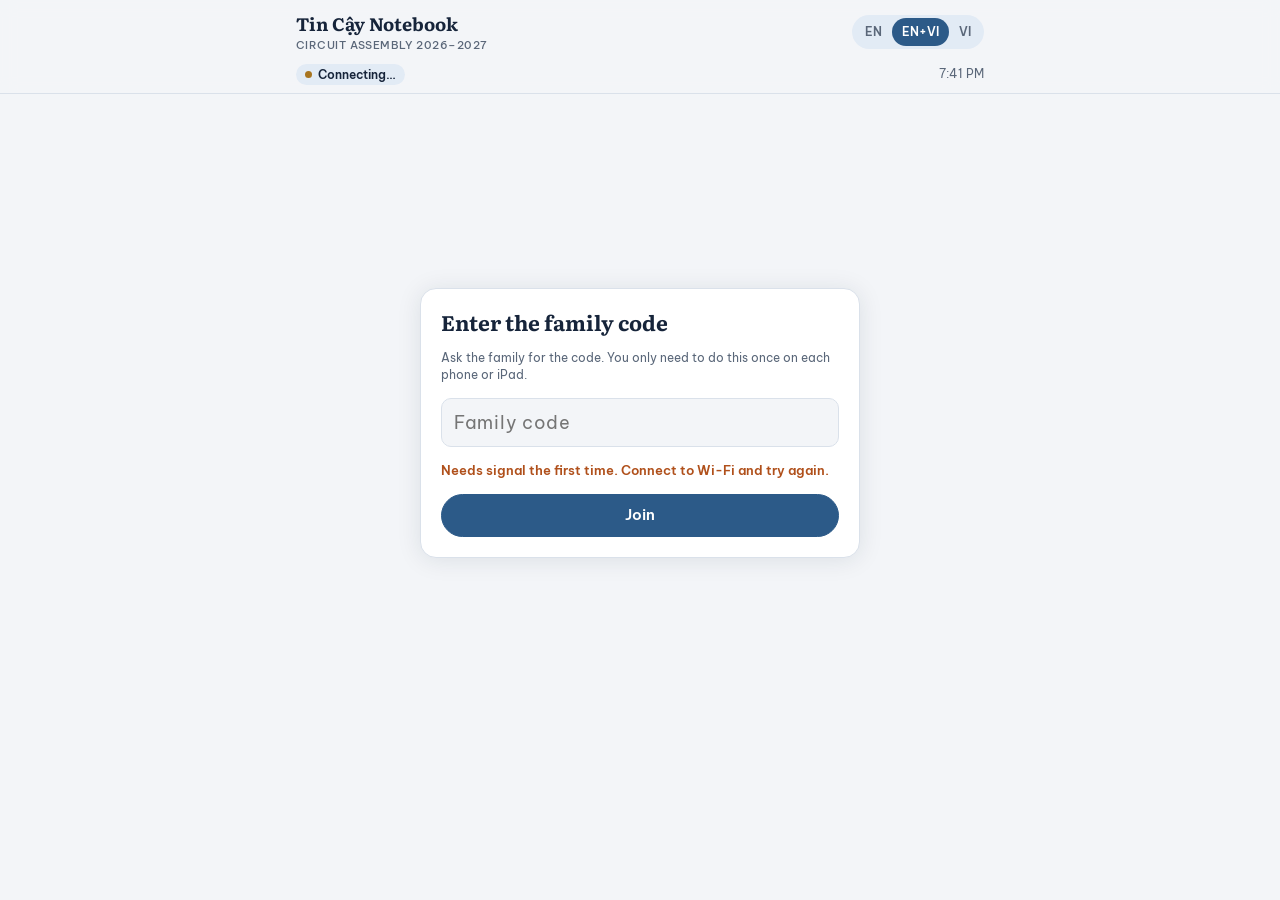
<file: index.html>
<!doctype html>
<html lang="en">
<head>
<meta charset="utf-8">
<meta name="viewport" content="width=device-width, initial-scale=1, viewport-fit=cover">
<title>Tin Cậy Notebook</title>
<meta name="description" content="Family notebook and quiet listening games for the 2026–2027 Circuit Assembly.">
<meta name="theme-color" content="#F3F5F8" media="(prefers-color-scheme: light)">
<meta name="theme-color" content="#0E1521" media="(prefers-color-scheme: dark)">
<meta name="apple-mobile-web-app-capable" content="yes">
<meta name="mobile-web-app-capable" content="yes">
<meta name="apple-mobile-web-app-status-bar-style" content="default">
<meta name="apple-mobile-web-app-title" content="Tin Cậy">
<link rel="manifest" href="manifest.webmanifest">
<link rel="icon" href="icons/icon.svg" type="image/svg+xml">
<link rel="apple-touch-icon" href="icons/apple-touch-icon.png">
<link rel="preconnect" href="https://fonts.googleapis.com">
<link rel="preconnect" href="https://fonts.gstatic.com" crossorigin>
<link rel="stylesheet" href="https://fonts.googleapis.com/css2?family=Be+Vietnam+Pro:wght@400;500;600;700&family=Literata:opsz,wght@7..72,600;7..72,700&display=swap">
<link rel="stylesheet" href="styles.css">
</head>
<body>
<header class="top">
  <div class="wrap">
    <div class="top-row">
      <div class="brand" id="brand">Tin Cậy Notebook<small>Circuit Assembly 2026–2027</small></div>
      <div class="seg" role="group" aria-label="Language">
        <button id="lang-en" data-lang="en">EN</button>
        <button id="lang-both" data-lang="both">EN+VI</button>
        <button id="lang-vi" data-lang="vi">VI</button>
      </div>
      <button class="me-chip" id="me-chip" aria-label="Switch person"></button>
    </div>
    <div class="sub-row"><span id="sync" class="pill" role="status"><span class="dot"></span><span id="sync-t">Starting…</span></span><span id="clock"></span></div>
  </div>
</header>

<main><div class="wrap" id="main"></div></main>

<div class="composer" id="composer" hidden><div class="wrap">
  <textarea id="compose" rows="1" aria-label="Message"></textarea>
  <button class="btn pri" id="send">Send</button>
</div></div>

<nav class="tabs" aria-label="Sections"><div class="wrap">
  <button data-tab="program" id="tab-program"><svg viewBox="0 0 24 24" fill="none" stroke="currentColor" stroke-width="1.8" aria-hidden="true"><path d="M5 4h11a3 3 0 0 1 3 3v13H8a3 3 0 0 1-3-3z"/><path d="M5 17a3 3 0 0 1 3-3h11M9 8h6"/></svg><span></span></button>
  <button data-tab="games" id="tab-games"><svg viewBox="0 0 24 24" fill="none" stroke="currentColor" stroke-width="1.8" aria-hidden="true"><rect x="4" y="4" width="16" height="16" rx="3"/><path d="M4 10h16M4 15h16M10 4v16M15 4v16"/></svg><span></span></button>
  <button data-tab="words" id="tab-words"><svg viewBox="0 0 24 24" fill="none" stroke="currentColor" stroke-width="1.8" aria-hidden="true"><path d="M4 6h9M8.5 4v2M6 6c1 4 4 7 7 8M12 6c-1 4-4 7-7 8"/><path d="M13 20l4-9 4 9M14.5 17h5"/></svg><span></span></button>
  <button data-tab="chat" id="tab-chat"><svg viewBox="0 0 24 24" fill="none" stroke="currentColor" stroke-width="1.8" aria-hidden="true"><path d="M4 5h16v11H9l-5 4z"/></svg><span></span><i class="badge" id="chat-badge" hidden></i></button>
  <button data-tab="ask" id="tab-ask"><svg viewBox="0 0 24 24" fill="none" stroke="currentColor" stroke-width="1.8" aria-hidden="true"><path d="M12 3l1.8 4.7L18.5 9.5l-4.7 1.8L12 16l-1.8-4.7L5.5 9.5l4.7-1.8z"/><path d="M18 15l.8 2.2L21 18l-2.2.8L18 21l-.8-2.2L15 18l2.2-.8z"/></svg><span></span></button>
</div></nav>

<div id="overlay"></div>
<div id="toast" class="toast" role="status" hidden></div>

<script src="config.js"></script>
<script src="vendor/supabase.js"></script>
<script src="data.js"></script>
<script src="app.js"></script>
</body>
</html>
</file>
<file: styles.css>
/* Layout: one-column phone notebook; sticky header, scrolling program, fixed bottom tab bar. */
:root{
  --paper:#F3F5F8; --card:#FFFFFF; --ink:#16243A; --muted:#5A6779; --line:#DAE1EA;
  --sky:#2C5A88; --sky-soft:#E2EBF5; --gold:#A8751F; --gold-soft:#F6EAD3; --ok:#2B7A57; --ok-soft:#DDF1E7; --warn:#B0501B;
  --on-sky:#FFFFFF;
  --f-display:"Literata", Georgia, "Times New Roman", serif;
  --f-body:"Be Vietnam Pro", system-ui, -apple-system, "Segoe UI", Roboto, sans-serif;
  --r:12px; --nav-h:64px;
}
@media (prefers-color-scheme: dark){:root:not([data-theme="light"]){
  --paper:#0E1521; --card:#162031; --ink:#E7ECF3; --muted:#9BA8BA; --line:#283447;
  --sky:#8DB8E4; --sky-soft:#1C2C42; --gold:#E3B35E; --gold-soft:#3A2E1A; --ok:#62C79B; --ok-soft:#173327; --warn:#E8925E;
  --on-sky:#0E1521; color-scheme:dark }}
:root[data-theme="dark"]{
  --paper:#0E1521; --card:#162031; --ink:#E7ECF3; --muted:#9BA8BA; --line:#283447;
  --sky:#8DB8E4; --sky-soft:#1C2C42; --gold:#E3B35E; --gold-soft:#3A2E1A; --ok:#62C79B; --ok-soft:#173327; --warn:#E8925E;
  --on-sky:#0E1521; color-scheme:dark }
*{box-sizing:border-box}
html,body{height:100%}
body{background:var(--paper);color:var(--ink);font-family:var(--f-body);font-size:15px;line-height:1.5;-webkit-tap-highlight-color:transparent}
button,input,textarea,select{font:inherit;color:inherit}
button{cursor:pointer}
:focus-visible{outline:2px solid var(--sky);outline-offset:2px}
a{color:var(--sky)}
h1,h2,h3{font-family:var(--f-display);text-wrap:balance;margin:0;line-height:1.25}
.wrap{max-width:720px;margin:0 auto;padding-inline:16px}

/* Header */
header.top{position:sticky;top:env(safe-area-inset-top,0px);z-index:20;background:color-mix(in srgb,var(--paper) 92%,transparent);backdrop-filter:blur(8px);border-bottom:1px solid var(--line)}
.top-row{display:flex;align-items:center;gap:10px;padding-block:10px}
.brand{font-family:var(--f-display);font-weight:700;font-size:18px;flex:1;min-width:0;white-space:nowrap;overflow:hidden;text-overflow:ellipsis}
.brand small{display:block;font-family:var(--f-body);font-weight:500;font-size:11px;color:var(--muted);letter-spacing:.04em;text-transform:uppercase}
.seg{display:inline-flex;background:var(--sky-soft);border-radius:999px;padding:3px}
.seg button{border:0;background:transparent;padding:5px 10px;border-radius:999px;font-size:12px;font-weight:600;color:var(--muted)}
.seg button[aria-pressed="true"]{background:var(--sky);color:var(--on-sky)}
.me-chip{display:flex;align-items:center;gap:6px;border:1px solid var(--line);background:var(--card);border-radius:999px;padding:3px 10px 3px 3px;font-size:13px;font-weight:600}
.sub-row{display:flex;align-items:center;justify-content:space-between;gap:8px;padding-bottom:8px;font-size:12px;color:var(--muted)}
.pill{display:inline-flex;align-items:center;gap:6px;padding:2px 9px;border-radius:999px;font-size:11.5px;font-weight:600;background:var(--sky-soft);color:var(--ink)}
.pill .dot{width:7px;height:7px;border-radius:50%;background:var(--muted)}
.pill.ok .dot{background:var(--ok)} .pill.wait .dot{background:var(--gold)} .pill.off .dot{background:var(--warn)}

/* Avatars */
.av{width:26px;height:26px;border-radius:50%;display:inline-grid;place-items:center;color:#fff;font-size:12px;font-weight:700;flex:none}
.av.lg{width:52px;height:52px;font-size:20px}

main{padding-block:14px calc(var(--nav-h) + 28px + env(safe-area-inset-bottom,0px))}

/* Bottom nav */
nav.tabs{position:fixed;left:0;right:0;bottom:0;z-index:30;background:var(--card);border-top:1px solid var(--line);padding-bottom:env(safe-area-inset-bottom,0px)}
nav.tabs .wrap{display:grid;grid-template-columns:repeat(5,1fr);height:var(--nav-h)}
nav.tabs button{border:0;background:none;display:flex;flex-direction:column;align-items:center;justify-content:center;gap:3px;font-size:11px;font-weight:600;color:var(--muted);position:relative}
nav.tabs button svg{width:22px;height:22px}
nav.tabs button[aria-current="page"]{color:var(--sky)}
nav.tabs .badge{position:absolute;top:8px;left:calc(50% + 6px);min-width:16px;height:16px;padding:0 4px;border-radius:8px;background:var(--gold);color:#fff;font-size:10px;display:grid;place-items:center}

/* Theme card */
.theme{padding:18px;border-radius:var(--r);background:linear-gradient(160deg,var(--sky-soft),var(--card));border:1px solid var(--line);display:grid;gap:6px}
.theme .eyebrow{font-size:11px;font-weight:600;letter-spacing:.08em;text-transform:uppercase;color:var(--muted)}
.theme h1{font-size:23px}
.theme .ref{font-weight:600;color:var(--gold);font-size:13px}
.vi-sub{display:block;color:var(--muted);font-family:var(--f-body);font-weight:500;font-size:.82em;margin-top:2px}

.now{margin-top:12px;display:flex;align-items:center;gap:10px;padding:10px 12px;border-radius:var(--r);background:var(--gold-soft);border:1px solid color-mix(in srgb,var(--gold) 40%,transparent);font-size:13.5px}
.now b{color:var(--gold)}
.now button{margin-left:auto;border:0;background:var(--gold);color:#fff;border-radius:999px;padding:4px 12px;font-size:12px;font-weight:600;flex:none}

.session-h{display:flex;align-items:baseline;gap:10px;margin:26px 0 10px}
.session-h h2{font-size:20px}
.session-h span{font-size:12px;color:var(--muted)}

/* Program list */
.prog{display:grid;gap:10px}
.slim{display:flex;gap:12px;align-items:center;font-size:13px;color:var(--muted);padding:4px 2px}
.slim .tm{width:44px;font-variant-numeric:tabular-nums;font-weight:600}
.part{display:grid;grid-template-columns:44px 1fr;gap:12px}
.part .tm{font-variant-numeric:tabular-nums;font-weight:700;font-size:13px;padding-top:15px;color:var(--muted)}
.part.is-now .tm{color:var(--gold)}
.card{background:var(--card);border:1px solid var(--line);border-radius:var(--r);padding:14px;min-width:0;display:grid;gap:10px}
.part.is-now .card{border-color:var(--gold);box-shadow:0 0 0 3px color-mix(in srgb,var(--gold) 18%,transparent)}
.kicker{font-size:11px;font-weight:700;letter-spacing:.07em;text-transform:uppercase;color:var(--sky);display:flex;gap:8px;align-items:center;flex-wrap:wrap}
.kicker .nowtag{background:var(--gold);color:#fff;padding:1px 7px;border-radius:999px;letter-spacing:.04em}
.card h3{font-size:17px}
.subparts{display:grid;gap:10px;padding-left:12px;border-left:2px dashed var(--line)}
.subparts .card h3{font-size:16px}
.rq{font-size:13px;background:var(--sky-soft);border-radius:10px;padding:8px 10px}
.rq b{display:block;font-size:11px;letter-spacing:.06em;text-transform:uppercase;color:var(--sky);margin-bottom:2px}
.chips{display:flex;flex-wrap:wrap;gap:6px}
.chip{border:1px solid var(--line);background:var(--paper);border-radius:999px;padding:4px 10px;font-size:13px;font-weight:500;text-align:left}
.chip .en{color:var(--muted);font-weight:400}
.chip.open{background:var(--gold-soft);border-color:color-mix(in srgb,var(--gold) 50%,transparent)}

label.lbl{font-size:12px;font-weight:600;color:var(--muted);display:flex;align-items:center;gap:6px}
textarea.note{width:100%;min-height:86px;resize:vertical;border:1px solid var(--line);border-radius:10px;padding:2px 10px;background-color:var(--paper);
  background-image:repeating-linear-gradient(to bottom,transparent 0,transparent 27px,color-mix(in srgb,var(--line) 85%,transparent) 27px,color-mix(in srgb,var(--line) 85%,transparent) 28px);
  background-attachment:local;line-height:28px;font-size:15px}
textarea.note:focus{outline:none;border-color:var(--sky)}
.note-actions{display:flex;align-items:center;gap:8px;flex-wrap:wrap}
.btn{border:1px solid var(--line);background:var(--card);border-radius:999px;padding:5px 12px;font-size:12.5px;font-weight:600}
.btn.pri{background:var(--sky);border-color:var(--sky);color:var(--on-sky)}
.btn.gold{background:var(--gold);border-color:var(--gold);color:#fff}
.btn:disabled{opacity:.5;cursor:default}
.saved{font-size:11.5px;color:var(--muted)}
.fam{display:grid;gap:8px}
.fam-h{font-size:12px;font-weight:600;color:var(--muted)}
.fnote{display:grid;grid-template-columns:26px 1fr;gap:8px;font-size:14px}
.fnote .who{font-size:12px;font-weight:700}
.fnote .who span{font-weight:400;color:var(--muted)}
.fnote p{margin:0;white-space:pre-wrap;overflow-wrap:anywhere}

/* Games */
.subnav{display:flex;gap:6px;overflow-x:auto;padding-bottom:4px;margin-bottom:12px}
.subnav button{flex:none;border:1px solid var(--line);background:var(--card);border-radius:999px;padding:6px 12px;font-size:13px;font-weight:600;color:var(--muted)}
.subnav button[aria-pressed="true"]{background:var(--ink);color:var(--paper);border-color:var(--ink)}
.score{display:grid;gap:6px;margin-bottom:14px}
.srow{display:grid;grid-template-columns:26px 1fr auto;gap:8px;align-items:center;font-size:14px}
.bar{height:8px;border-radius:4px;background:var(--sky-soft);overflow:hidden;grid-column:2 / 3}
.bar i{display:block;height:100%;border-radius:4px}
.srow b{font-variant-numeric:tabular-nums}
.bingo{display:grid;grid-template-columns:repeat(5,1fr);gap:5px}
.tile{aspect-ratio:1;max-width:100%;border:1px solid var(--line);background:var(--card);border-radius:9px;padding:3px;display:flex;flex-direction:column;align-items:center;justify-content:center;text-align:center;font-size:12px;font-weight:600;line-height:1.2;overflow:hidden;overflow-wrap:anywhere}
.tile small{font-weight:400;color:var(--muted);font-size:10px}
.tile.on{background:var(--gold);border-color:var(--gold);color:#fff}
.tile.on small{color:#fff;opacity:.85}
.tile.free{background:var(--sky);border-color:var(--sky);color:var(--on-sky)}
.tile.win{box-shadow:inset 0 0 0 3px var(--ink)}
.hint{font-size:13px;color:var(--muted);margin:0 0 10px}
.verse{display:flex;align-items:center;gap:10px;padding:10px 12px;border:1px solid var(--line);background:var(--card);border-radius:10px}
.verse input{width:20px;height:20px;accent-color:var(--gold);flex:none}
.verse .vtxt{flex:1;min-width:0}
.verse .vtxt small{display:block;color:var(--muted)}
.verse.done{background:var(--gold-soft)}
.match{display:grid;grid-template-columns:1fr 1fr;gap:8px}
.match .col{display:grid;gap:8px;min-width:0}
.mbtn{border:1px solid var(--line);background:var(--card);border-radius:10px;padding:10px;font-size:14px;font-weight:600;text-align:left;min-height:48px;overflow-wrap:anywhere}
.mbtn.sel{border-color:var(--sky);background:var(--sky-soft)}
.mbtn.ok{border-color:var(--ok);background:var(--ok-soft);color:var(--ok)}
.mbtn.bad{animation:shake .3s}
@keyframes shake{25%{transform:translateX(-4px)}75%{transform:translateX(4px)}}

/* Words */
.wgrid{display:grid;gap:8px}
.word{background:var(--card);border:1px solid var(--line);border-radius:10px;padding:10px 12px;display:grid;gap:2px}
.word .vi{font-size:17px;font-weight:600}
.word .pr{font-size:13px;color:var(--sky);font-style:italic}
.word .mean{font-size:14px}
.word .meta{display:flex;flex-wrap:wrap;gap:6px;align-items:center;font-size:11.5px;color:var(--muted)}
.src{padding:1px 7px;border-radius:999px;font-weight:600}
.src.prog{background:var(--ok-soft);color:var(--ok)}
.src.unv{background:var(--gold-soft);color:var(--gold)}
.reveal{border:1px dashed var(--line);background:transparent;border-radius:8px;padding:2px 8px;font-size:12.5px;color:var(--muted);justify-self:start}

/* Chat */
.chat{display:flex;flex-direction:column;gap:10px}
.msg{display:grid;grid-template-columns:26px 1fr;gap:8px;max-width:100%}
.msg .bub{background:var(--card);border:1px solid var(--line);border-radius:4px 14px 14px 14px;padding:8px 11px;min-width:0}
.msg.mine{grid-template-columns:1fr 26px}
.msg.mine .bub{background:var(--sky-soft);border-color:transparent;border-radius:14px 4px 14px 14px;order:-1}
.msg .who{font-size:11.5px;font-weight:700;display:flex;gap:6px;align-items:baseline}
.msg .who span{font-weight:400;color:var(--muted)}
.msg p{margin:2px 0 0;white-space:pre-wrap;overflow-wrap:anywhere}
.msg .tr{margin-top:6px;padding-top:6px;border-top:1px dashed var(--line);font-size:13.5px;color:var(--muted);white-space:pre-wrap}
.linkbtn{border:0;background:none;padding:0;font-size:11.5px;font-weight:600;color:var(--sky)}
.composer{position:fixed;left:0;right:0;bottom:calc(var(--nav-h) + env(safe-area-inset-bottom,0px));z-index:25;background:var(--paper);border-top:1px solid var(--line)}
.composer .wrap{display:flex;gap:8px;padding-block:8px}
.composer textarea{flex:1;min-width:0;resize:none;border:1px solid var(--line);border-radius:18px;padding:8px 14px;background:var(--card);max-height:120px;font-size:15px}
.has-composer main{padding-bottom:calc(var(--nav-h) + 96px + env(safe-area-inset-bottom,0px))}
.empty{color:var(--muted);text-align:center;padding:30px 10px;font-size:14px}
.ai .bub{background:var(--card)}
.ai-a .bub{border-left:3px solid var(--gold)}
.quick{display:flex;gap:6px;overflow-x:auto;padding-bottom:6px;margin-bottom:10px}
.quick button{flex:none}
.notice{font-size:12.5px;color:var(--muted);background:var(--sky-soft);border-radius:10px;padding:8px 10px;margin-bottom:12px}

/* Overlay */
.ov{position:fixed;inset:0;z-index:50;background:color-mix(in srgb,var(--ink) 45%,transparent);display:grid;place-items:center;padding:16px}
.sheet{background:var(--card);border-radius:16px;max-width:440px;width:100%;padding:20px;display:grid;gap:14px;max-height:90%;overflow:auto}
.sheet h2{font-size:21px}
.people{display:grid;grid-template-columns:repeat(auto-fill,minmax(88px,1fr));gap:10px}
.person{border:1px solid var(--line);background:var(--paper);border-radius:12px;padding:12px 6px;display:grid;justify-items:center;gap:6px;font-weight:600;font-size:13px;overflow-wrap:anywhere}
.person[aria-pressed="true"]{border-color:var(--sky);box-shadow:0 0 0 2px var(--sky)}
.addrow{display:flex;gap:8px}
.addrow input{flex:1;min-width:0;border:1px solid var(--line);border-radius:10px;padding:8px 10px;background:var(--paper)}
.toast{position:fixed;left:50%;transform:translateX(-50%);bottom:calc(var(--nav-h) + 16px + env(safe-area-inset-bottom,0px));z-index:60;background:var(--ink);color:var(--paper);padding:8px 16px;border-radius:999px;font-size:13.5px;font-weight:600;max-width:calc(100% - 32px);text-align:center}
@media (prefers-reduced-motion: reduce){*{animation:none!important;transition:none!important}}
@media (max-width:380px){.seg button{padding:5px 8px}.brand small{display:none}}

/* ===== Added for the GitHub Pages version ===== */
html{-webkit-text-size-adjust:100%}
[hidden]{display:none!important}
body{margin:0;overflow-x:hidden}
.wrap{padding-left:max(16px,env(safe-area-inset-left));padding-right:max(16px,env(safe-area-inset-right))}
header.top{top:0;padding-top:env(safe-area-inset-top,0px)}
textarea,input{font-size:16px} /* stops iOS zooming into fields */
textarea.note{font-size:16px}
.composer textarea{font-size:16px}
nav.tabs .wrap{grid-template-columns:repeat(5,1fr)}
.gate{min-height:70vh;display:grid;place-items:center}
.gate .sheet{box-shadow:0 2px 24px color-mix(in srgb,var(--ink) 10%,transparent);border:1px solid var(--line)}
.gate input{width:100%;border:1px solid var(--line);border-radius:10px;padding:10px 12px;background:var(--paper);font-size:18px;letter-spacing:.04em}
.err{color:var(--warn);font-size:13px;font-weight:600}
.subnav{scrollbar-width:none}.subnav::-webkit-scrollbar{display:none}
.grid2{display:grid;grid-template-columns:1fr 1fr;gap:8px}
.opt{border:1px solid var(--line);background:var(--card);border-radius:10px;padding:10px 12px;font-size:15px;font-weight:600;text-align:left;min-height:46px;overflow-wrap:anywhere}
.opt.sel{border-color:var(--sky);background:var(--sky-soft)}
.opt.ok{border-color:var(--ok);background:var(--ok-soft);color:var(--ok)}
.opt.no{border-color:var(--warn);color:var(--warn)}
.opt:disabled{cursor:default}
.row{display:flex;gap:8px;align-items:center;flex-wrap:wrap}
.spacer{flex:1}
.big{font-size:28px;font-weight:700;font-family:var(--f-display)}
.timer{font-variant-numeric:tabular-nums;font-weight:700;color:var(--gold)}
.mem{display:grid;grid-template-columns:repeat(4,1fr);gap:6px}
.mcard{aspect-ratio:3/4;border:1px solid var(--line);border-radius:10px;background:var(--sky);color:var(--on-sky);font-size:13px;font-weight:600;padding:4px;display:grid;place-items:center;text-align:center;overflow-wrap:anywhere;line-height:1.2}
.mcard.up{background:var(--card);color:var(--ink)}
.mcard.gone{background:var(--ok-soft);color:var(--ok);border-color:var(--ok)}
.clue{padding:10px 12px;border-radius:10px;background:var(--sky-soft);font-size:14.5px}
.clue b{color:var(--sky);font-size:11px;letter-spacing:.06em;text-transform:uppercase;display:block}
.tone-word{font-size:44px;font-weight:700;text-align:center;padding:12px 0}
.badges{display:flex;flex-wrap:wrap;gap:6px}
.bdg{display:inline-flex;align-items:center;gap:4px;padding:3px 10px;border-radius:999px;background:var(--gold-soft);color:var(--ink);font-size:12.5px;font-weight:600}
.bdg.off{background:var(--paper);color:var(--muted);border:1px dashed var(--line)}
.pred-word{display:inline-flex;align-items:center;gap:4px;border:1px solid var(--line);border-radius:999px;padding:5px 12px;font-size:14px;font-weight:600;background:var(--card)}
.pred-word.hit{background:var(--gold);color:#fff;border-color:var(--gold)}
.small{font-size:12px;color:var(--muted)}
.qcard{display:grid;gap:8px}
.ai-out{white-space:pre-wrap;font-size:14.5px}
.ai-a .bub p{white-space:pre-wrap}
.update{position:fixed;top:calc(env(safe-area-inset-top,0px) + 8px);left:50%;transform:translateX(-50%);z-index:70}
</file>
